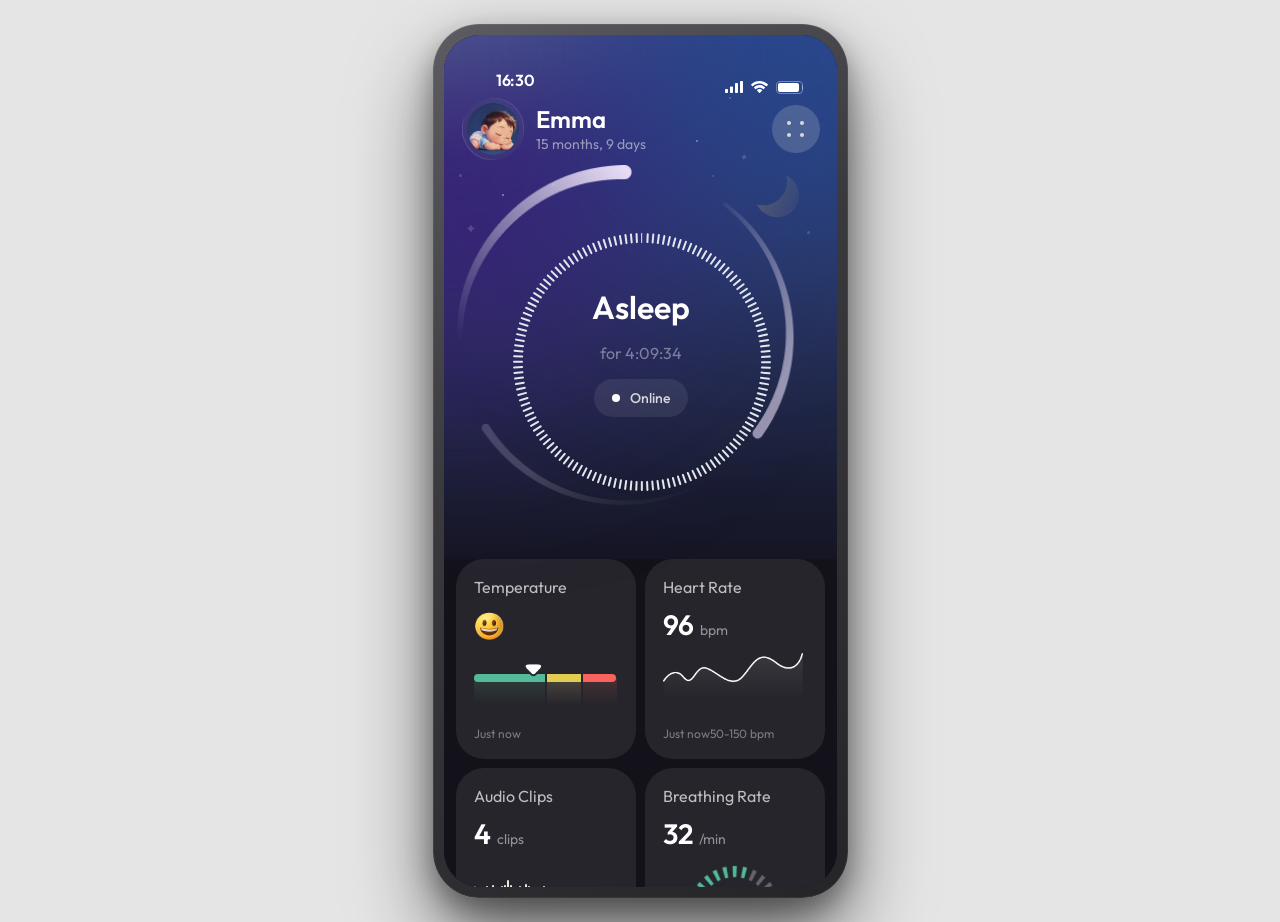
<file: web_monitor/index.html>
<!doctype html>
<html lang="en">
<head>
  <meta charset="UTF-8" />
  <meta name="viewport" content="width=device-width, initial-scale=1.0" />
  <title>Smart Child Bed Monitor</title>
  <link rel="preconnect" href="https://fonts.googleapis.com" />
  <link rel="preconnect" href="https://fonts.gstatic.com" crossorigin />
  <link href="https://fonts.googleapis.com/css2?family=Outfit:wght@400;500;600;700&display=swap" rel="stylesheet" />
  <style>
    *, :before, :after { box-sizing: border-box; margin: 0; padding: 0; }
    html, body { min-height: 100%; }
    body {
      background: #e5e5e5;
      font-family: 'Outfit', sans-serif;
      display: flex;
      align-items: center;
      justify-content: center;
      min-height: 100vh;
      padding: 24px;
    }
    .phone-stage {
      position: relative;
      padding: 11px;
      border-radius: 46px;
      background: linear-gradient(145deg, #5c5c62, #3a3a3e 40%, #252528);
      box-shadow: 0 0 0 1px rgba(255,255,255,0.07) inset, 0 40px 80px rgba(0,0,0,0.55), 0 12px 28px rgba(0,0,0,0.35);
    }
    .screen {
      width: 393px;
      height: 852px;
      border-radius: 36px;
      overflow: hidden;
      position: relative;
      background: #221f1b;
      box-shadow: 0 0 0 1px rgba(0,0,0,0.35) inset;
    }
    .scroll-area {
      height: 100%;
      overflow-y: scroll;
      overflow-x: hidden;
      position: relative;
      scrollbar-width: none;
      -ms-overflow-style: none;
    }
    .scroll-area::-webkit-scrollbar { width: 0; height: 0; display: none; }

    /* ── Background layers ── */
    .bg-base {
      position: absolute;
      left: 0; right: 0; top: 0; height: 852px;
      background: linear-gradient(180deg, #1b1d39 0%, #13121a 47.11%, #13121a 100%);
    }
    .bg-top-gradient {
      position: absolute;
      left: 0; right: 0; top: 0; height: 524px;
      background: linear-gradient(180deg, #3b4f94 0%, #151523 100%);
    }
    .bg-blob-1 {
      position: absolute;
      left: -210px; top: -110px;
      width: 446px; height: 446px;
      border-radius: 50%;
      background: #392276;
      filter: blur(100px);
    }
    .bg-blob-2 {
      position: absolute;
      left: -174px; top: -163px;
      width: 399px; height: 205px;
      border-radius: 50%;
      background: #505990;
      filter: blur(62px);
      transform: rotate(-10.32deg);
    }
    .bg-blob-3 {
      position: absolute;
      left: 175px; top: -162px;
      width: 359px; height: 359px;
      border-radius: 50%;
      background: #214488;
      filter: blur(125px);
    }
    .top-stars {
      position: absolute;
      left: 15px; top: 62px;
      width: 351px; height: 137px;
      opacity: 0.9;
    }
    .top-moon {
      position: absolute;
      left: 315px; top: 145px;
      width: 44px; height: 35px;
      transform: rotate(-60.51deg);
    }

    /* ── Status bar ── */
    .status-bar {
      position: absolute;
      left: 0; top: 0;
      width: 393px; height: 59px;
      display: flex;
      align-items: flex-end;
      justify-content: center;
    }
    .status-time {
      flex: 1; min-width: 0;
      display: flex; align-items: center; justify-content: center;
      padding-bottom: 3px; padding-left: 10px;
    }
    .status-time span {
      width: 54px; text-align: center;
      font-size: 16px; font-weight: 600; line-height: 21px;
      letter-spacing: -0.32px; color: #fff;
    }
    .status-spacer { width: 125px; }
    .status-icons {
      flex: 1; min-width: 0;
      display: flex; align-items: center; justify-content: center;
      padding-right: 11px;
    }
    .status-icons-inner {
      display: flex; align-items: flex-start; gap: 8px;
    }
    .status-icons-inner img { display: block; }
    .battery-wrap {
      position: relative;
      width: 27.4px; height: 13px;
    }
    .battery-wrap img { position: absolute; }
    .battery-outline { inset: 0; width: 100%; height: 100%; }
    .battery-end { right: 0; top: 4.4px; width: 1.4px; height: 4.22px; }
    .battery-fill { left: 2px; top: 2px; width: 21px; height: 9px; }

    /* ── Header ── */
    .header {
      position: absolute;
      left: 18px; top: 63px;
      width: 358px;
      display: flex;
      align-items: center;
      justify-content: space-between;
    }
    .header-left {
      display: flex; align-items: center; gap: 12px;
    }
    .avatar-wrap {
      position: relative;
      width: 62px; height: 62px;
    }
    .avatar-bg {
      position: absolute; inset: 0;
      width: 62px; height: 62px;
    }
    .avatar-photo {
      position: absolute;
      left: 5px; top: 5px;
      width: 52px; height: 52px;
      border-radius: 50%;
      object-fit: cover;
    }
    .header-name {
      font-size: 24px; font-weight: 600; line-height: 30px; color: #fff;
    }
    .header-sub {
      font-size: 14px; font-weight: 400; line-height: 20px; color: rgba(255,255,255,0.5);
    }
    .menu-btn {
      width: 48px; height: 48px;
      cursor: pointer;
    }

    /* ── Ring ── */
    .ring-container {
      position: absolute;
      left: 65.5px; top: 195.5px;
      width: 265px; height: 262px;
      pointer-events: none;
    }
    /* outer frame — 自转，与呼吸环同圆心 */
    .ring-outer-orbit {
      position: absolute;
      left: 0; top: 0;
      width: 100%; height: 100%;
      display: flex; align-items: center; justify-content: center;
      transform-origin: 50% 50%;
      animation: ring-outer-orbit var(--orbit-dur,14s) linear infinite;
    }
    .ring-outer-orbit img {
      width: 393px; height: 393px;
      animation: ring-outer-thickness var(--breathe-dur,3.8s) ease-in-out infinite;
    }
    /* inner breathing ring */
    .ring-inner {
      position: absolute;
      left: 50%; top: 50%;
      width: 270px; height: 270px;
      transform: translate(-50%, -50%);
      border-radius: 50%;
      overflow: hidden;
    }
    .ring-breath-layer {
      position: absolute; inset: 0;
      transform-origin: 50% 50%;
      animation: ring-pulse-breathe var(--breathe-dur,3.8s) ease-in-out infinite, ring-inner-opacity var(--breathe-dur,3.8s) ease-in-out infinite;
    }
    .ring-tick-slot {
      position: absolute;
      top: 50%; left: 50%;
      width: 0; height: 0;
    }
    .ring-tick {
      position: absolute;
      top: 0; left: 0;
      width: 1.7px; height: 10px;
      background: #e2e6ee;
      border-radius: 1px;
      transform: translate(-50%);
      animation: ring-tick-breathe var(--breathe-dur,3.8s) ease-in-out infinite;
    }

    /* ── keyframes ── */
    @keyframes ring-outer-orbit {
      0%   { transform: rotate(0deg); }
      100% { transform: rotate(360deg); }
    }
    @keyframes ring-outer-thickness {
      0%, 100% { opacity: 0.38; }
      50%      { opacity: 0.72; }
    }
    @keyframes ring-pulse-breathe {
      0%, 100% { transform: scale(0.98); }
      50%      { transform: scale(1.05); }
    }
    @keyframes ring-inner-opacity {
      0%, 100% { opacity: 0.58; filter: brightness(0.98); }
      50%      { opacity: 0.74; filter: brightness(1.04) saturate(1.03) drop-shadow(0 0 0.6px rgba(198,218,255,0.16)); }
    }
    @keyframes ring-tick-breathe {
      0%, 100% { opacity: 0.62; transform: translate(-50%) scaleX(1.12) scaleY(1.2); }
      50%      { opacity: 0.94; transform: translate(-50%) scaleX(0.96) scaleY(0.82); }
    }

    /* ── Center status ── */
    .center-status {
      position: absolute;
      left: 86px; top: 252px;
      width: 222px;
      display: flex;
      flex-direction: column;
      align-items: center;
      gap: 16px;
    }
    .center-status-title {
      font-size: 32px; font-weight: 600; line-height: 40px; color: #fff;
    }
    .center-status-sub {
      font-size: 16px; font-weight: 400; line-height: 20px;
      color: rgba(255,255,255,0.4);
    }
    .online-badge {
      display: flex; align-items: center; justify-content: center;
      gap: 10px;
      height: 38px; padding: 10px 18px;
      border-radius: 28px;
      background: rgba(255,255,255,0.08);
    }
    .online-dot {
      width: 8px; height: 8px;
      border-radius: 50%;
      background: #fff;
    }
    .online-text {
      font-size: 14px; font-weight: 500; line-height: 18px;
      color: rgba(255,255,255,0.8);
    }

    /* ── Cards grid ── */
    .cards-grid {
      position: absolute;
      left: 12px; top: 524px;
      display: grid;
      grid-template-columns: 1fr 1fr;
      gap: 9px;
      width: 369px;
    }
    .card {
      height: 200px;
      border-radius: 28px;
      background: rgba(255,255,255,0.08);
      padding: 18px;
      display: flex;
      flex-direction: column;
      justify-content: space-between;
      text-align: left;
      cursor: pointer;
      border: 0;
      color: #fff;
      font-family: inherit;
      transition: background 0.2s;
    }
    .card:hover { background: rgba(255,255,255,0.12); }
    .card-top { display: flex; flex-direction: column; gap: 12px; }
    .card-title {
      font-size: 16px; font-weight: 400; line-height: 20px;
      color: rgba(255,255,255,0.7);
    }
    .card-value-row {
      display: flex; align-items: flex-end; gap: 6px;
    }
    .card-value {
      font-size: 28px; font-weight: 600; line-height: 32px; color: #fff;
    }
    .card-unit {
      font-size: 14px; font-weight: 400; line-height: 20px;
      color: rgba(255,255,255,0.5);
      padding-bottom: 1px;
    }
    .card-footer {
      display: flex; align-items: center; justify-content: space-between;
      font-size: 12px; font-weight: 400; line-height: 15px;
      color: rgba(255,255,255,0.4);
    }

    /* Temp bar */
    .temp-bar-wrap {
      position: relative;
      width: 143px; height: 50px;
    }
    .temp-gradient-green {
      position: absolute; left: 0; top: 23px;
      width: 71px; height: 27px;
      background: linear-gradient(180deg, #509973, transparent);
      opacity: 0.2;
    }
    .temp-gradient-yellow {
      position: absolute; left: 73px; top: 23px;
      width: 34px; height: 27px;
      background: linear-gradient(180deg, #e2c581, transparent);
      opacity: 0.2;
    }
    .temp-gradient-red {
      position: absolute; left: 109px; top: 23px;
      width: 34px; height: 27px;
      background: linear-gradient(180deg, #c25f5b, transparent);
      opacity: 0.2;
    }
    .temp-bar-green {
      position: absolute; left: 0; top: 19px;
      width: 71px; height: 8px;
      border-radius: 8px 0 0 8px;
      background: #53bb99;
    }
    .temp-bar-yellow {
      position: absolute; left: 73px; top: 19px;
      width: 34px; height: 8px;
      background: #e2cc51;
    }
    .temp-bar-red {
      position: absolute; left: 109px; top: 19px;
      width: 33px; height: 8px;
      border-radius: 0 8px 8px 0;
      background: #f9635d;
    }
    .temp-pointer {
      position: absolute; top: 0;
      width: 23px; height: 23px;
      transition: left 0.3s ease-out;
    }
    .temp-pointer.normal { left: 48px; }
    .temp-pointer.fever { left: 114px; }
    .temp-emoji {
      width: 34px; height: 34px;
      object-fit: contain;
    }

    /* Audio waveform */
    .waveform {
      display: flex; align-items: center; gap: 1px;
      height: 59px;
    }
    .waveform span {
      width: 2px;
      border-radius: 9px;
      background: #e9e8e4;
    }

    /* Edit card btn */
    .edit-card-btn {
      position: absolute;
      left: 143px; top: 943px;
      display: flex; align-items: center; justify-content: center;
      gap: 4px;
      height: 42px; padding: 12px 16px;
      border-radius: 48px;
      background: rgba(255,255,255,0.05);
      border: 0;
      cursor: pointer;
      color: rgba(255,255,255,0.7);
      font-size: 13px; font-weight: 500; line-height: 16px;
      font-family: inherit;
    }
    .edit-card-btn img { width: 18px; height: 18px; opacity: 0.6; }

    /* Sleep Guard */
    .sleep-guard {
      position: absolute;
      left: 12px; top: 1009px;
      width: 369px; height: 119px;
      border-radius: 28px;
      background: rgba(255,255,255,0.08);
      padding: 18px;
      display: flex;
      align-items: flex-end;
      justify-content: space-between;
    }
    .sleep-guard-left { display: flex; flex-direction: column; gap: 16px; }
    .sleep-guard-title {
      font-size: 16px; font-weight: 400; line-height: 20px;
      color: rgba(255,255,255,0.7);
    }
    .sleep-guard-time {
      font-size: 20px; font-weight: 600; line-height: 28px; color: #fff;
    }
    .sleep-guard-sub {
      font-size: 14px; font-weight: 400; line-height: 20px;
      color: rgba(255,255,255,0.3);
    }
    .sleep-guard-btn {
      width: 52px; height: 52px;
      border-radius: 50%;
      background: #3bab86;
      display: flex; align-items: center; justify-content: center;
      cursor: pointer; border: 0;
      font-size: 24px; color: #fff;
      font-family: inherit;
    }

    /* Tab bar */
    .tab-bar-wrap {
      position: absolute;
      left: 0; right: 0; bottom: 0;
      z-index: 30;
      pointer-events: none;
    }
    .tab-bar {
      margin: 0 12px 24px;
      height: 72px;
      border-radius: 54px;
      border: 1px solid rgba(255,255,255,0.1);
      background: rgba(255,255,255,0.2);
      backdrop-filter: blur(18px);
      -webkit-backdrop-filter: blur(18px);
      padding: 9px;
      position: relative;
      pointer-events: auto;
    }
    .tab-bar-inner {
      position: relative;
      height: 54px; width: 100%;
    }
    .tab-active {
      position: absolute;
      left: 0; top: 0;
      width: 102px; height: 54px;
      border-radius: 77px;
      background: #fff;
      display: flex; align-items: center; justify-content: center;
      gap: 8px;
      color: #000;
      font-size: 15px; font-weight: 500;
      cursor: pointer;
    }
    .tab-active img { width: 19px; height: 19px; }
    .tab-icon {
      position: absolute;
      width: 24px; height: 24px;
      top: 50%; transform: translateY(-50%);
      cursor: pointer;
      opacity: 0.8;
    }
    .tab-icon img { width: 100%; height: 100%; object-fit: contain; }

    /* Fever mode — faster ring via CSS variables */
    .fever { --orbit-dur: 8.8s; --breathe-dur: 1.7s; }

    /* Fever background */
    .fever-bg-img {
      position: absolute;
      left: 0; right: 0; top: 0;
      width: 393px; height: 524px;
      object-fit: cover;
      opacity: 0;
      transition: opacity 0.5s ease-in-out;
    }
    .fever-bg-img.show {
      opacity: 1;
      animation: fever-bg-micro-motion 4.2s ease-in-out infinite;
    }
    .fever-bg-overlay {
      position: absolute;
      left: 0; right: 0; top: 0;
      width: 393px; height: 524px;
      pointer-events: none;
      opacity: 0;
      transition: opacity 0.5s ease-in-out;
      mix-blend-mode: screen;
      background:
        radial-gradient(62% 42% at 52% 40%, rgba(255,92,92,0.3), transparent 74%),
        radial-gradient(46% 34% at 43% 32%, rgba(255,160,78,0.22), transparent 72%);
    }
    .fever-bg-overlay.show {
      opacity: 1;
      animation: fever-bg-overlay-pulse 3.2s ease-in-out infinite;
    }
    @keyframes fever-bg-micro-motion {
      0%, 100% { transform: translate(0) scale(1); }
      50% { transform: translate(-4px, -3px) scale(1.02); }
    }
    @keyframes fever-bg-overlay-pulse {
      0%, 100% { opacity: 0.18; transform: translate(0); }
      50% { opacity: 0.52; transform: translate(3px, -2px) scale(1.04); }
    }

    @media (max-width: 599px) {
      body { display: block; padding: 0; background: #e5e5e5; min-height: unset; }
      .phone-stage { padding: 0; border-radius: 0; background: transparent; box-shadow: none; }
      .screen { width: 100%; max-width: 100vw; height: auto; min-height: 100vh; min-height: 100dvh; border-radius: 0; overflow-x: hidden; }
    }
  </style>
</head>
<body>
<div class="phone-stage">
  <div class="screen" id="screen">
    <div class="scroll-area" id="scrollArea">
      <div style="position:relative;height:1248px;width:393px;overflow-x:hidden;">
        <!-- Background -->
        <div class="bg-base"></div>
        <div class="bg-top-gradient"></div>
        <div class="bg-blob-1"></div>
        <div class="bg-blob-2"></div>
        <div class="bg-blob-3"></div>

        <!-- Fever BG -->
        <img src="figma-monitor/top-bg-fever@3x.png" class="fever-bg-img" id="feverBgImg" alt="" />
        <div class="fever-bg-overlay" id="feverBgOverlay"></div>

        <!-- Stars & Moon -->
        <img src="figma-monitor/top-stars.svg" class="top-stars" alt="" />
        <img src="figma-monitor/moon.svg" class="top-moon" alt="" />

        <!-- Status Bar -->
        <div class="status-bar">
          <div class="status-time"><span id="timeDisplay">9:41</span></div>
          <div class="status-spacer"></div>
          <div class="status-icons">
            <div class="status-icons-inner">
              <img src="figma-monitor/icon-mobile-signal.svg" style="width:18px;height:12px;" alt="" />
              <img src="figma-monitor/wifi.svg" style="width:17px;height:12px;" alt="" />
              <div class="battery-wrap">
                <img src="figma-monitor/battery-outline.svg" class="battery-outline" alt="" />
                <img src="figma-monitor/battery-end.svg" class="battery-end" alt="" />
                <img src="figma-monitor/battery-fill.svg" class="battery-fill" alt="" />
              </div>
            </div>
          </div>
        </div>

        <!-- Header -->
        <div class="header">
          <div class="header-left">
            <div class="avatar-wrap">
              <img src="figma-monitor/avatar-bg@3x.png" class="avatar-bg" alt="" />
              <img src="figma-monitor/avatar-photo@3x.png" class="avatar-photo" alt="" />
            </div>
            <div>
              <div class="header-name">Emma</div>
              <div class="header-sub">15 months, 9 days</div>
            </div>
          </div>
          <img src="figma-monitor/menu-grid.svg" class="menu-btn" alt="" />
        </div>

        <!-- Ring -->
        <div class="ring-container" id="ringContainer">
          <div class="ring-outer-orbit">
            <img src="figma-monitor/outer-frame.png" alt="" />
          </div>
          <div class="ring-inner">
            <div class="ring-breath-layer" id="ringBreathLayer"></div>
          </div>
        </div>

        <!-- Center Status -->
        <div class="center-status">
          <div class="center-status-title" id="statusTitle">Asleep</div>
          <div class="center-status-sub" id="statusSub">for 4:09:33</div>
          <div class="online-badge">
            <span class="online-dot"></span>
            <span class="online-text">Online</span>
          </div>
        </div>

        <!-- Cards -->
        <div class="cards-grid">
          <!-- Temperature -->
          <button class="card" id="tempCard">
            <div class="card-top">
              <div class="card-title">Temperature</div>
              <img src="figma-monitor/emoji-smile@3x.png" class="temp-emoji" id="tempEmoji" alt="" />
              <div class="temp-bar-wrap">
                <div class="temp-gradient-green"></div>
                <div class="temp-gradient-yellow"></div>
                <div class="temp-gradient-red"></div>
                <div class="temp-bar-green"></div>
                <div class="temp-bar-yellow"></div>
                <div class="temp-bar-red"></div>
                <img src="figma-monitor/temperature-pointer@3x.png" class="temp-pointer normal" id="tempPointer" alt="" />
              </div>
            </div>
            <div class="card-footer"><span>Just now</span></div>
          </button>

          <!-- Heart Rate -->
          <button class="card">
            <div class="card-top">
              <div class="card-title">Heart Rate</div>
              <div class="card-value-row">
                <span class="card-value">96</span><span class="card-unit">bpm</span>
              </div>
              <img src="figma-monitor/heart-rate-chart@3x.png" style="width:141px;height:48px;object-fit:contain;" alt="" />
            </div>
            <div class="card-footer"><span>Just now</span><span>50-150 bpm</span></div>
          </button>

          <!-- Audio Clips -->
          <button class="card">
            <div class="card-top">
              <div class="card-title">Audio Clips</div>
              <div class="card-value-row">
                <span class="card-value">4</span><span class="card-unit">clips</span>
              </div>
              <div class="waveform" id="waveform"></div>
            </div>
            <div class="card-footer"><span>Just now</span></div>
          </button>

          <!-- Breathing Rate -->
          <button class="card">
            <div class="card-top">
              <div class="card-title">Breathing Rate</div>
              <div class="card-value-row">
                <span class="card-value">32</span><span class="card-unit">/min</span>
              </div>
              <img src="figma-monitor/breathing-chart-design@3x.png" style="width:144px;height:59px;object-fit:contain;" alt="" />
            </div>
            <div class="card-footer"><span>Just now</span><span>24-40 /min</span></div>
          </button>
        </div>

        <!-- Edit card -->
        <button class="edit-card-btn">
          <img src="figma-monitor/edit-card-icon@3x.png" alt="" />
          Edit card
        </button>

        <!-- Sleep Guard -->
        <div class="sleep-guard">
          <div class="sleep-guard-left">
            <span class="sleep-guard-title">Sleep Guard</span>
            <div>
              <div class="sleep-guard-time">18:00-08:00</div>
              <div class="sleep-guard-sub">Every day</div>
            </div>
          </div>
          <button class="sleep-guard-btn">⏻</button>
        </div>

        <!-- Tab Bar -->
        <div class="tab-bar-wrap">
          <div class="tab-bar">
            <div class="tab-bar-inner">
              <div class="tab-active">
                <img src="figma-monitor/tab-home-selected.svg" alt="" />
                Home
              </div>
              <div class="tab-icon" style="left:132px;">
                <img src="figma-monitor/tab-icon-2.svg" alt="" />
              </div>
              <div class="tab-icon" style="left:192px;">
                <img src="figma-monitor/tab-icon-3.svg" alt="" />
              </div>
              <div class="tab-icon" style="left:252px;">
                <img src="figma-monitor/tab-message-final@3x.png" alt="" />
              </div>
              <div class="tab-icon" style="left:312px;">
                <img src="figma-monitor/tab-profile-final@3x.png" alt="" />
              </div>
            </div>
          </div>
        </div>
      </div>
    </div>
  </div>
</div>

<script>
  // ── Time update ──
  function updateTime() {
    const now = new Date();
    document.getElementById('timeDisplay').textContent =
      now.getHours() + ':' + String(now.getMinutes()).padStart(2, '0');
  }
  updateTime();
  setInterval(updateTime, 30000);

  // ── Render ring ticks ──
  const ringBreathLayer = document.getElementById('ringBreathLayer');
  const TICK_COUNT = 144;
  for (let i = 0; i < TICK_COUNT; i++) {
    const angle = (i * 360) / TICK_COUNT;
    const slot = document.createElement('span');
    slot.className = 'ring-tick-slot';
    slot.style.transform = `rotate(${angle}deg) translateY(-129px)`;
    const tick = document.createElement('span');
    tick.className = 'ring-tick';
    slot.appendChild(tick);
    ringBreathLayer.appendChild(slot);
  }

  // ── Sleep timer ──
  let sleepSeconds = 4 * 3600 + 9 * 60 + 33;
  function updateSleepTime() {
    sleepSeconds++;
    const h = Math.floor(sleepSeconds / 3600);
    const m = Math.floor((sleepSeconds % 3600) / 60);
    const s = sleepSeconds % 60;
    document.getElementById('statusSub').textContent =
      'for ' + h + ':' + String(m).padStart(2, '0') + ':' + String(s).padStart(2, '0');
  }
  setInterval(updateSleepTime, 1000);

  // ── Fever mode toggle ──
  let isFever = false;
  const tempCard = document.getElementById('tempCard');
  const tempPointer = document.getElementById('tempPointer');
  const tempEmoji = document.getElementById('tempEmoji');
  const statusTitle = document.getElementById('statusTitle');
  const statusSub = document.getElementById('statusSub');
  const ringContainer = document.getElementById('ringContainer');
  const feverBgImg = document.getElementById('feverBgImg');
  const feverBgOverlay = document.getElementById('feverBgOverlay');

  tempCard.addEventListener('click', () => {
    isFever = !isFever;
    if (isFever) {
      tempPointer.className = 'temp-pointer fever';
      statusTitle.textContent = '100.4°F';
      statusSub.textContent = 'For 0:12:33';
      ringContainer.classList.add('fever');
      feverBgImg.classList.add('show');
      feverBgOverlay.classList.add('show');
      tempEmoji.src = 'figma-monitor/fever-emoji@3x.png';
    } else {
      tempPointer.className = 'temp-pointer normal';
      statusTitle.textContent = 'Asleep';
      ringContainer.classList.remove('fever');
      feverBgImg.classList.remove('show');
      feverBgOverlay.classList.remove('show');
      tempEmoji.src = 'figma-monitor/emoji-smile@3x.png';
    }
  });

  // ── Audio waveform ──
  const waveform = document.getElementById('waveform');
  const bars = [11, 7, 3, 7, 11, 7, 13, 3, 7, 11, 13, 23, 13, 7, 3, 11, 3, 15, 11, 7, 3, 7, 7, 11];
  bars.forEach(h => {
    const span = document.createElement('span');
    span.style.height = h + 'px';
    waveform.appendChild(span);
  });

  // ── Scroll to cards on load ──
  document.getElementById('scrollArea').scrollTop = 500;
</script>
</body>
</html>
</file>
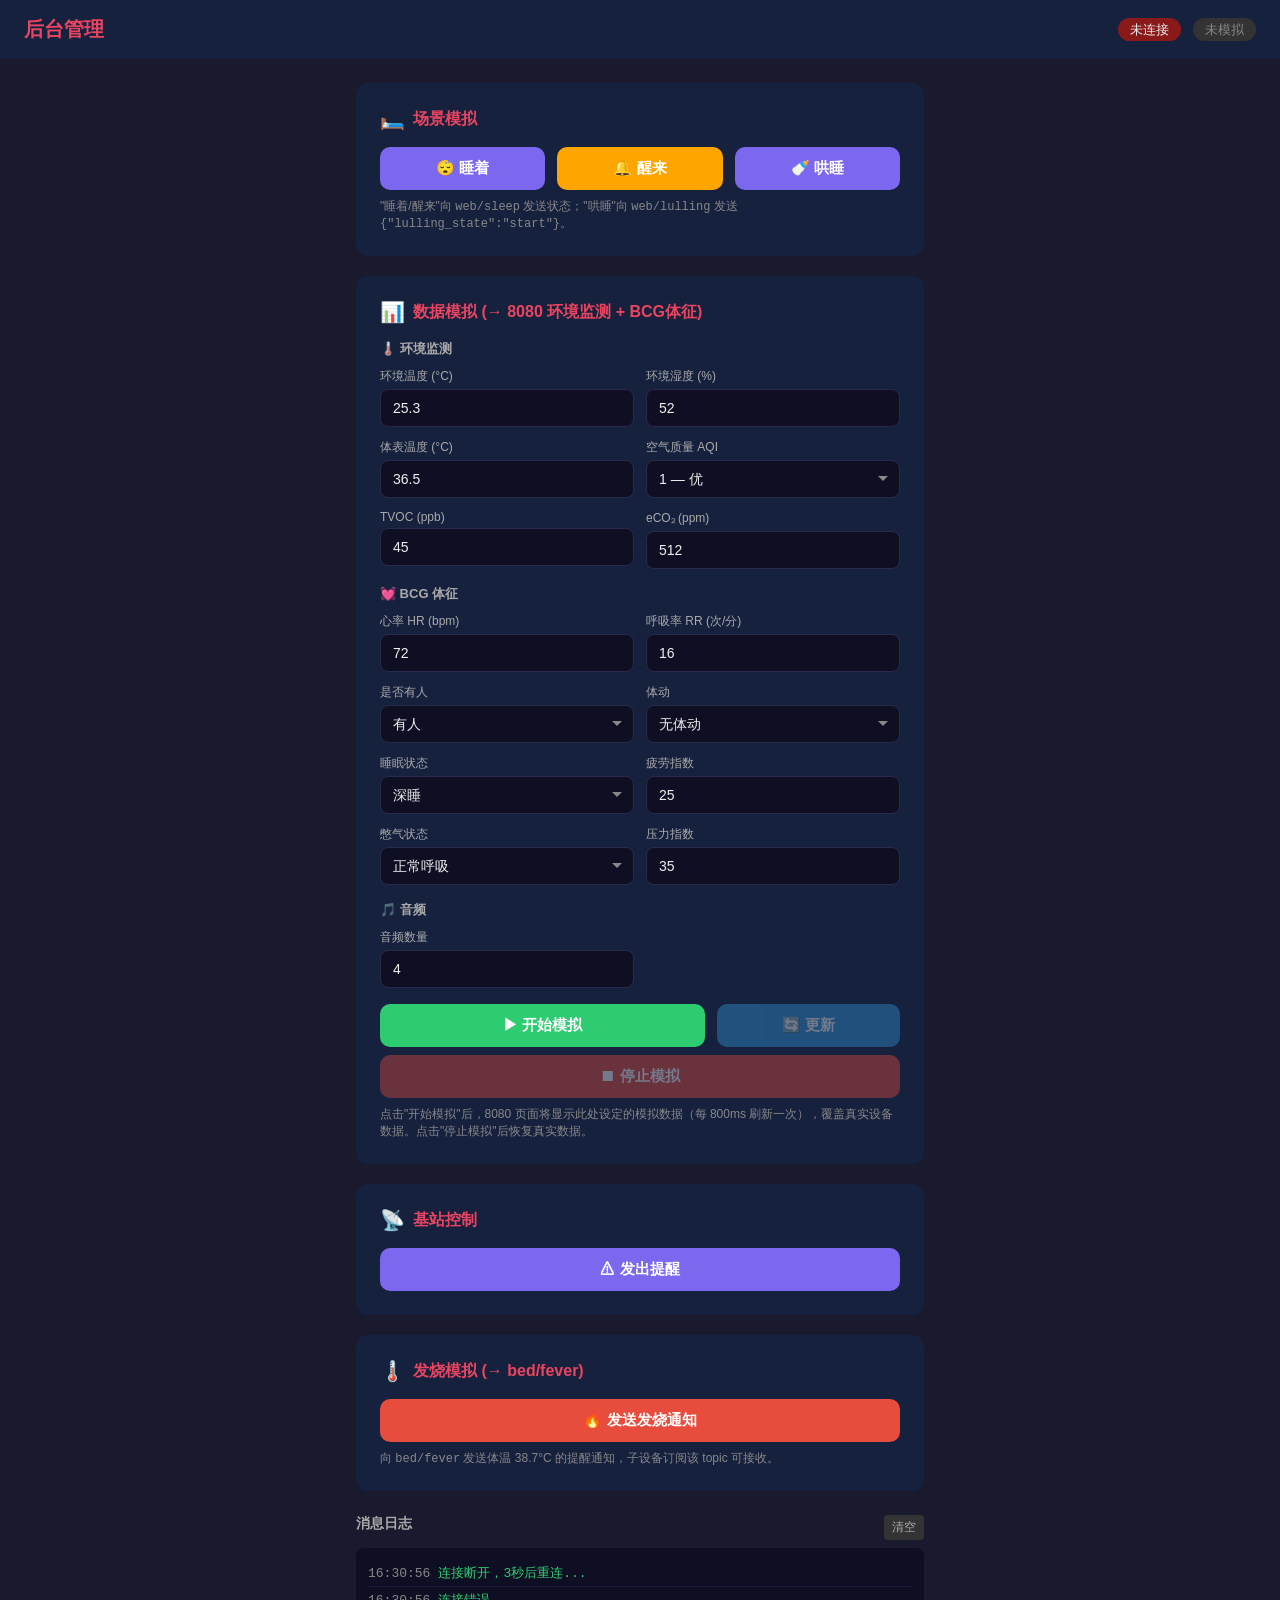
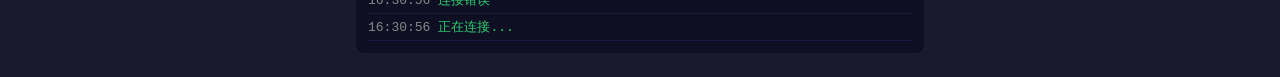
<file: web/admin.html>
<!DOCTYPE html>
<html lang="zh-CN">
<head>
    <meta charset="UTF-8">
    <meta name="viewport" content="width=device-width, initial-scale=1.0">
    <title>后台管理 - 智能儿童床</title>
    <style>
        * { margin: 0; padding: 0; box-sizing: border-box; }
        body { font-family: 'Microsoft YaHei', sans-serif; background: #1a1a2e; color: #eee; min-height: 100vh; }
        header { background: #16213e; padding: 16px 24px; display: flex; justify-content: space-between; align-items: center; }
        header h1 { font-size: 20px; color: #e94560; }
        .conn-status { font-size: 13px; padding: 4px 12px; border-radius: 12px; white-space: nowrap; }
        .conn-status.online { background: #1a8a1a; }
        .conn-status.offline { background: #8a1a1a; }
        .sim-badge { font-size: 13px; padding: 4px 12px; border-radius: 12px; margin-left: 8px; }
        .sim-badge.active { background: #e94560; color: #fff; animation: pulse 1.5s infinite; }
        .sim-badge.inactive { background: #333; color: #888; }
        @keyframes pulse { 0%,100% { box-shadow: 0 0 0 0 rgba(233,69,96,.4); } 50% { box-shadow: 0 0 0 8px rgba(233,69,96,0); } }

        main { max-width: 600px; margin: 24px auto; padding: 0 16px; }
        .panel { background: #16213e; border-radius: 12px; padding: 24px; margin-bottom: 20px; }
        .panel h2 { font-size: 16px; margin-bottom: 16px; color: #e94560; display: flex; align-items: center; gap: 8px; }
        .panel h2 .icon { font-size: 20px; }

        /* 表单网格 */
        .form-grid { display: grid; grid-template-columns: 1fr 1fr; gap: 12px; }
        .form-group { display: flex; flex-direction: column; }
        .form-group.full { grid-column: 1 / -1; }
        .form-group label { font-size: 12px; color: #aaa; margin-bottom: 4px; }
        .form-group input, .form-group select {
            padding: 10px 12px;
            border: 1px solid #2a2a4a;
            border-radius: 8px;
            background: #0f0f23;
            color: #eee;
            font-size: 14px;
            outline: none;
            transition: border-color .2s;
        }
        .form-group input:focus, .form-group select:focus { border-color: #e94560; }
        .form-group select { cursor: pointer; appearance: none; background-image: url("data:image/svg+xml,%3Csvg xmlns='http://www.w3.org/2000/svg' width='12' height='12' viewBox='0 0 12 12'%3E%3Cpath d='M6 8L1 3h10z' fill='%23888'/%3E%3C/svg%3E"); background-repeat: no-repeat; background-position: right 10px center; padding-right: 30px; }

        /* 按钮 */
        .btn-row { display: flex; gap: 12px; flex-wrap: wrap; margin-top: 8px; }
        .btn { padding: 12px 20px; border: none; border-radius: 10px; font-size: 15px; cursor: pointer; transition: all .2s; font-weight: 600; text-align: center; }
        .btn:hover { opacity: .85; transform: translateY(-2px); box-shadow: 0 4px 12px rgba(0,0,0,.3); }
        .btn:active { transform: translateY(0); }
        .btn:disabled { opacity: .4; cursor: not-allowed; transform: none; }

        .btn-start  { background: #2ecc71; color: #fff; flex: 2; }
        .btn-update { background: #3498db; color: #fff; flex: 1; }
        .btn-stop   { background: #e74c3c; color: #fff; flex: 2; }
        .btn-sleep  { background: #7b68ee; color: #fff; flex: 1; }
        .btn-wake   { background: #ffa500; color: #fff; flex: 1; }
        .btn-fever  { background: #e74c3c; color: #fff; flex: 1; }

        .sim-controls { margin-top: 16px; }
        .sim-hint { font-size: 12px; color: #888; margin-top: 8px; }

        /* 日志 */
        .log-panel { max-width: 600px; margin: 0 auto; padding: 0 16px 24px; }
        .log-panel h3 { margin-bottom: 8px; font-size: 14px; color: #aaa; display: flex; justify-content: space-between; }
        #log-list { background: #0f0f23; border-radius: 8px; padding: 12px; max-height: 300px; overflow-y: auto; font-size: 13px; font-family: Consolas, monospace; }
        #log-list div { padding: 4px 0; border-bottom: 1px solid #1a1a3e; }
        .log-time { color: #888; margin-right: 8px; }
        .log-tx { color: #e94560; }
        .log-rx { color: #2ecc71; }
        .log-sim { color: #f39c12; }
    </style>
</head>
<body>
    <header>
        <h1>后台管理</h1>
        <div>
            <span id="conn-status" class="conn-status offline">未连接</span>
            <span id="sim-badge" class="sim-badge inactive">未模拟</span>
        </div>
    </header>

    <main>
        <!-- ═══ 场景模拟 ═══ -->
        <section class="panel">
            <h2><span class="icon">🛏️</span> 场景模拟</h2>
            <div class="btn-row">
                <button class="btn btn-sleep" onclick="sendWebSleep('deep')">😴 睡着</button>
                <button class="btn btn-wake"  onclick="sendWebSleep('awake')">🔔 醒来</button>
                <button class="btn btn-sleep" onclick="sendWebLulling()">🍼 哄睡</button>
            </div>
            <p class="sim-hint" style="margin-top:8px;">"睡着/醒来"向 <code>web/sleep</code> 发送状态；"哄睡"向 <code>web/lulling</code> 发送 <code>{"lulling_state":"start"}</code>。</p>
        </section>

        <!-- ═══ 数据模拟 ═══ -->
        <section class="panel">
            <h2><span class="icon">📊</span> 数据模拟 (→ 8080 环境监测 + BCG体征)</h2>

            <!-- 环境监测 -->
            <h3 style="font-size:13px;color:#aaa;margin-bottom:10px;">🌡️ 环境监测</h3>
            <div class="form-grid">
                <div class="form-group">
                    <label>环境温度 (°C)</label>
                    <input type="number" id="in-env-temp" value="25.3" step="0.1" min="-10" max="50">
                </div>
                <div class="form-group">
                    <label>环境湿度 (%)</label>
                    <input type="number" id="in-env-hum" value="52" step="1" min="0" max="100">
                </div>
                <div class="form-group">
                    <label>体表温度 (°C)</label>
                    <input type="number" id="in-body-temp" value="36.5" step="0.1" min="30" max="42">
                </div>
                <div class="form-group">
                    <label>空气质量 AQI</label>
                    <select id="in-aqi">
                        <option value="1" selected>1 — 优</option>
                        <option value="2">2 — 良</option>
                        <option value="3">3 — 中等</option>
                        <option value="4">4 — 差</option>
                        <option value="5">5 — 劣</option>
                    </select>
                </div>
                <div class="form-group">
                    <label>TVOC (ppb)</label>
                    <input type="number" id="in-tvoc" value="45" step="1" min="0" max="5000">
                </div>
                <div class="form-group">
                    <label>eCO₂ (ppm)</label>
                    <input type="number" id="in-eco2" value="512" step="1" min="0" max="10000">
                </div>
            </div>

            <!-- BCG 体征 -->
            <h3 style="font-size:13px;color:#aaa;margin:16px 0 10px;">💓 BCG 体征</h3>
            <div class="form-grid">
                <div class="form-group">
                    <label>心率 HR (bpm)</label>
                    <input type="number" id="in-bcg-hr" value="72" step="1" min="30" max="200">
                </div>
                <div class="form-group">
                    <label>呼吸率 RR (次/分)</label>
                    <input type="number" id="in-bcg-rr" value="16" step="1" min="5" max="60">
                </div>
                <div class="form-group">
                    <label>是否有人</label>
                    <select id="in-bcg-person">
                        <option value="1" selected>有人</option>
                        <option value="0">无人</option>
                    </select>
                </div>
                <div class="form-group">
                    <label>体动</label>
                    <select id="in-bcg-move">
                        <option value="0" selected>无体动</option>
                        <option value="1">小体动</option>
                    </select>
                </div>
                <div class="form-group">
                    <label>睡眠状态</label>
                    <select id="in-bcg-sleep">
                        <option value="0">觉醒</option>
                        <option value="1">浅睡</option>
                        <option value="2" selected>深睡</option>
                        <option value="3">快速眼动 (REM)</option>
                        <option value="4">离床</option>
                    </select>
                </div>
                <div class="form-group">
                    <label>疲劳指数</label>
                    <input type="number" id="in-bcg-fatigue" value="25" step="1" min="0" max="100">
                </div>
                <div class="form-group">
                    <label>憋气状态</label>
                    <select id="in-bcg-breath">
                        <option value="0" selected>正常呼吸</option>
                        <option value="1">憋气</option>
                        <option value="4">离床</option>
                    </select>
                </div>
                <div class="form-group">
                    <label>压力指数</label>
                    <input type="number" id="in-bcg-stress" value="35" step="1" min="0" max="500">
                </div>
            </div>

            <!-- 音频 -->
            <h3 style="font-size:13px;color:#aaa;margin:16px 0 10px;">🎵 音频</h3>
            <div class="form-grid">
                <div class="form-group">
                    <label>音频数量</label>
                    <input type="number" id="in-audio-num" value="4" step="1" min="0" max="99">
                </div>
            </div>

            <!-- 控制按钮 -->
            <div class="sim-controls">
                <div class="btn-row">
                    <button class="btn btn-start"  id="btn-start"  onclick="startSim()">▶ 开始模拟</button>
                    <button class="btn btn-update" id="btn-update" onclick="updateSim()" disabled>🔄 更新</button>
                </div>
                <div class="btn-row" style="margin-top:8px;">
                    <button class="btn btn-stop"   id="btn-stop"   onclick="stopSim()"  disabled>⏹ 停止模拟</button>
                </div>
                <p class="sim-hint" id="sim-hint">点击"开始模拟"后，8080 页面将显示此处设定的模拟数据（每 800ms 刷新一次），覆盖真实设备数据。点击"停止模拟"后恢复真实数据。</p>
            </div>
        </section>

        <!-- ═══ 基站控制 ═══ -->
        <section class="panel">
            <h2><span class="icon">📡</span> 基站控制</h2>
            <div class="btn-row">
                <button class="btn btn-sleep" id="btn-warn" onclick="toggleWarning()">⚠ 发出提醒</button>
            </div>
        </section>

        <!-- ═══ 发烧模拟 ═══ -->
        <section class="panel">
            <h2><span class="icon">🌡️</span> 发烧模拟 (→ bed/fever)</h2>
            <div class="btn-row">
                <button class="btn btn-fever" onclick="sendFeverSim()">🔥 发送发烧通知</button>
            </div>
            <p class="sim-hint">向 <code>bed/fever</code> 发送体温 38.7°C 的提醒通知，子设备订阅该 topic 可接收。</p>
        </section>
    </main>

    <section class="log-panel">
        <h3>
            <span>消息日志</span>
            <button onclick="document.getElementById('log-list').innerHTML=''" style="background:#333;color:#aaa;border:none;padding:4px 8px;border-radius:4px;cursor:pointer;font-size:12px;">清空</button>
        </h3>
        <div id="log-list"></div>
    </section>

    <script>
        const WS_URL = 'ws://60.205.235.150:9001';
        let ws = null;
        let reconnectTimer = null;
        let simTimer = null;
        let simCount = 0;

        /* ─── 工具 ──────────────────────────── */
        function now() {
            return new Date().toLocaleTimeString('zh-CN', { hour12: false });
        }

        function addLog(text, cls) {
            const div = document.createElement('div');
            div.innerHTML = `<span class="log-time">${now()}</span><span class="${cls}">${text}</span>`;
            const list = document.getElementById('log-list');
            list.insertBefore(div, list.firstChild);
            if (list.children.length > 100) list.removeChild(list.lastChild);
        }

        function setStatus(online) {
            const el = document.getElementById('conn-status');
            el.textContent = online ? '已连接' : '未连接';
            el.className = 'conn-status ' + (online ? 'online' : 'offline');
        }

        function setSimBadge(active) {
            const el = document.getElementById('sim-badge');
            el.textContent = active ? '模拟中' : '未模拟';
            el.className = 'sim-badge ' + (active ? 'active' : 'inactive');
        }

        /* ─── 发送指令 ──────────────────────── */
        function wsSend(obj) {
            if (ws && ws.readyState === WebSocket.OPEN) {
                ws.send(JSON.stringify(obj));
                return true;
            }
            addLog('发送失败: 未连接', 'log-tx');
            return false;
        }

        function sendCmd(cmd, value) {
            const ok = wsSend({ topic: 'bed/control', payload: JSON.stringify({ cmd: cmd, value: value }) });
            if (ok) addLog('发送 → bed/control: ' + cmd + '=' + value, 'log-tx');
        }

        function sendWebSleep(state) {
            const ok = wsSend({ topic: 'web/sleep', payload: JSON.stringify({ sleep_state: state }) });
            if (ok) addLog('发送 → web/sleep: sleep_state=' + state, 'log-tx');
        }

        function sendWebLulling() {
            const ok = wsSend({ topic: 'web/lulling', payload: JSON.stringify({ lulling_state: 'start' }) });
            if (ok) addLog('发送 → web/lulling: lulling_state=start', 'log-tx');
        }

        function sendFeverSim() {
            const payload = JSON.stringify({
                body_temp: 38.7,
                notification: {
                    title: "Temperature Update",
                    body: "Emma's latest reading looks different.\nYou may want to check on her."
                }
            });
            const ok = wsSend({ topic: 'bed/fever', payload: payload });
            if (ok) addLog('发送 → bed/fever: body_temp=38.7°C 发烧通知', 'log-tx');
        }

        function sendStationCmd(cmd, value) {
            const ok = wsSend({ topic: 'station/control', payload: JSON.stringify({ cmd: cmd, value: value }) });
            if (ok) addLog('发送 → station/control: ' + cmd + '=' + value, 'log-tx');
        }

        /* ─── 读取表单数据 ──────────────────── */
        function readForm() {
            return {
                // 环境
                env_temp:  parseFloat(document.getElementById('in-env-temp').value)  || 0,
                env_hum:   parseFloat(document.getElementById('in-env-hum').value)   || 0,
                body_temp: parseFloat(document.getElementById('in-body-temp').value) || 0,
                aqi:       parseInt(document.getElementById('in-aqi').value)         || 1,
                tvoc:      parseInt(document.getElementById('in-tvoc').value)        || 0,
                eco2:      parseInt(document.getElementById('in-eco2').value)        || 0,
                // BCG
                bcg_person: parseInt(document.getElementById('in-bcg-person').value) || 1,
                bcg_breath: parseInt(document.getElementById('in-bcg-rr').value)     || 16,
                bcg_heart:  parseInt(document.getElementById('in-bcg-hr').value)     || 72,
                bcg_move:   parseInt(document.getElementById('in-bcg-move').value)   || 0,
                bcg_stress:       parseInt(document.getElementById('in-bcg-stress').value)  || 0,
                bcg_fatigue:      parseInt(document.getElementById('in-bcg-fatigue').value) || 0,
                bcg_sleep:        parseInt(document.getElementById('in-bcg-sleep').value)   || 0,
                bcg_breath_hold:  parseInt(document.getElementById('in-bcg-breath').value)  || 0,
                audio_num_test:   parseInt(document.getElementById('in-audio-num').value)    || 0,
            };
        }

        /* ─── 发布模拟数据 ──────────────────── */
        function publishSimData() {
            const d = readForm();

            // 1. bed/status — 与固件 reportTask 结构完全一致（仅前缀 _sim:1）
            const status = '{"_sim":1,' +
                '"ssid":"模拟",' +
                '"env_temp":' + d.env_temp.toFixed(1) + ',' +
                '"env_hum":'  + d.env_hum.toFixed(1)  + ',' +
                '"aqi":' + d.aqi   + ',' +
                '"tvoc":' + d.tvoc  + ',' +
                '"eco2":' + d.eco2  + ',' +
                '"bcg_person":' + d.bcg_person + ',' +
                '"bcg_breath":' + d.bcg_breath + ',' +
                '"bcg_heart":'  + d.bcg_heart  + ',' +
                '"bcg_move":'   + d.bcg_move   + ',' +
                '"bcg_sleep":'       + d.bcg_sleep       + ',' +
                '"bcg_fatigue":'     + d.bcg_fatigue     + ',' +
                '"bcg_breath_hold":' + d.bcg_breath_hold + ',' +
                '"bcg_stress":'      + d.bcg_stress      + ',' +
                '"audio_num_test":' + d.audio_num_test + ',' +
                '"body_temp":' + d.body_temp.toFixed(1) + '}';
            wsSend({ topic: 'bed/status', payload: status });

            // 2. bed/heartbeat — 心跳
            wsSend({ topic: 'bed/heartbeat', payload: '"online"' });

            simCount++;
        }

        /* ─── 开始模拟 ──────────────────────── */
        function startSim() {
            if (simTimer) return;

            simCount = 0;
            publishSimData();
            simTimer = setInterval(publishSimData, 500);

            document.getElementById('btn-start').disabled = true;
            document.getElementById('btn-update').disabled = false;
            document.getElementById('btn-stop').disabled = false;
            setSimBadge(true);
            document.getElementById('sim-hint').textContent = '✅ 模拟已启动。8080 页面收到 _sim:1 标记后切换为模拟数据（无闪烁）。WiFi 名称保持设备真实值。"停止模拟"后 3 秒恢复真实数据。';
            addLog('模拟已启动 (500ms/帧), bed/status 带 _sim:1 标记', 'log-sim');
        }

        /* ─── 手动更新 ──────────────────────── */
        function updateSim() {
            if (!simTimer) {
                // 未开始模拟时也可以单次推送
                publishSimData();
                addLog('单次推送 → bed/status (带_sim标记)', 'log-sim');
                return;
            }
            publishSimData();
            addLog('手动更新 #' + simCount + ' → bed/status (带_sim标记) + heartbeat_sim', 'log-sim');
        }

        /* ─── 停止模拟 ──────────────────────── */
        function stopSim() {
            if (simTimer) {
                clearInterval(simTimer);
                simTimer = null;
            }

            document.getElementById('btn-start').disabled = false;
            document.getElementById('btn-update').disabled = true;
            document.getElementById('btn-stop').disabled = true;
            setSimBadge(false);
            document.getElementById('sim-hint').textContent = '模拟已停止。8080 页面 3 秒后恢复显示儿童床真实数据。';
            addLog('模拟已停止 (' + simCount + ' 帧), 8080将在3秒超时后恢复真实源', 'log-sim');
        }

        /* ─── 基站提醒 ──────────────────────── */
        let warningOn = false;
        function toggleWarning() {
            warningOn = !warningOn;
            const btn = document.getElementById('btn-warn');
            if (warningOn) {
                btn.innerHTML = '⚠ 取消提醒';
                btn.className = 'btn btn-start';
                sendStationCmd('warning', 1);
            } else {
                btn.innerHTML = '⚠ 发出提醒';
                btn.className = 'btn btn-sleep';
                sendStationCmd('warning', 0);
            }
        }

        /* ─── WebSocket 连接 ─────────────────── */
        function connect() {
            if (reconnectTimer) { clearTimeout(reconnectTimer); reconnectTimer = null; }
            addLog('正在连接...', 'log-rx');
            ws = new WebSocket(WS_URL);

            ws.onopen = function () {
                setStatus(true);
                addLog('已连接到服务器', 'log-rx');
            };

            ws.onmessage = function (e) { /* 后台管理不显示收到的消息 */ };

            ws.onerror = function () {
                addLog('连接错误', 'log-rx');
            };

            ws.onclose = function () {
                setStatus(false);
                if (simTimer) stopSim();
                addLog('连接断开，3秒后重连...', 'log-rx');
                reconnectTimer = setTimeout(connect, 3000);
            };
        }

        connect();
    </script>
</body>
</html>
</file>
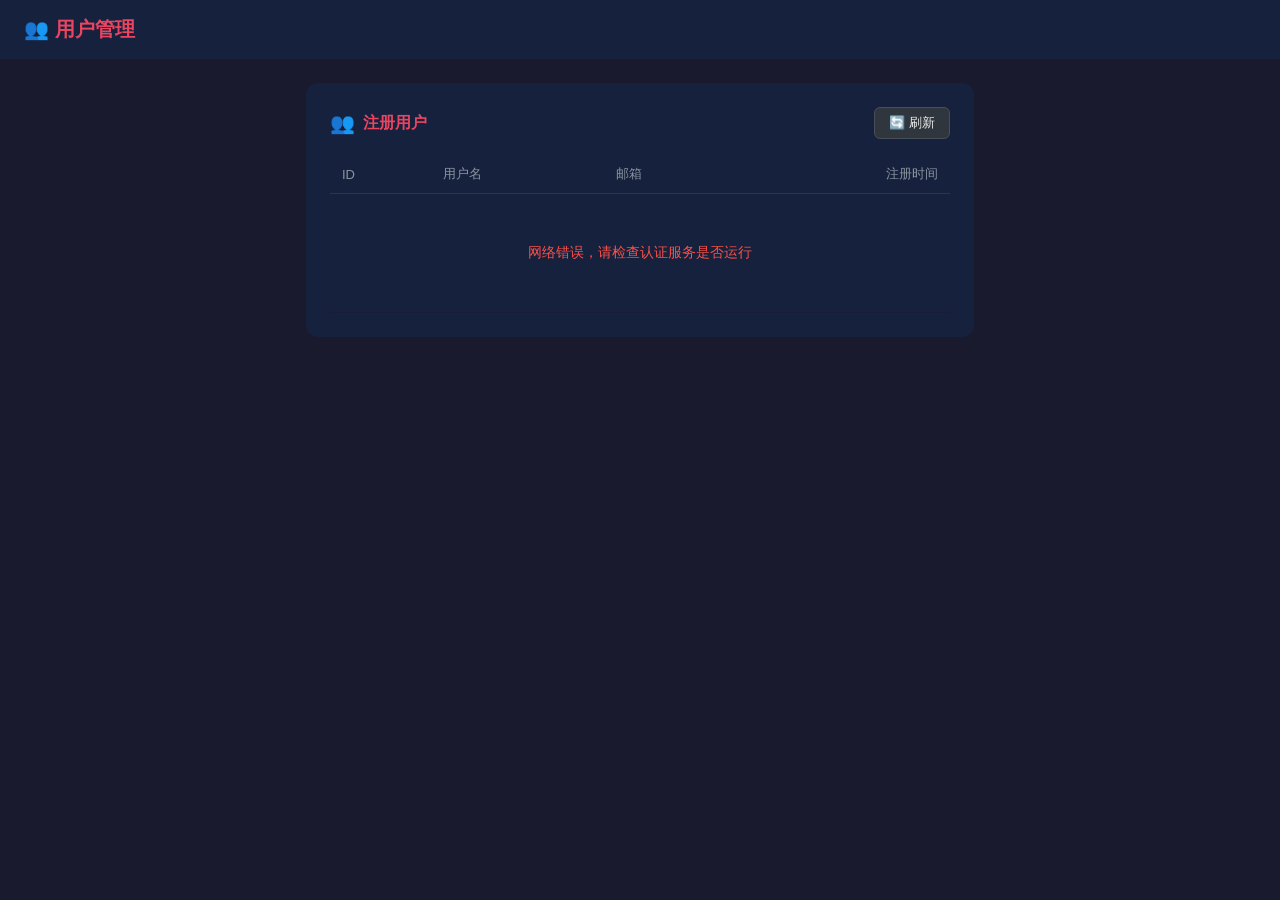
<file: web/users.html>
<!DOCTYPE html>
<html lang="zh-CN">
<head>
    <meta charset="UTF-8">
    <meta name="viewport" content="width=device-width, initial-scale=1.0">
    <title>用户管理 - 智能儿童床</title>
    <style>
        * { margin: 0; padding: 0; box-sizing: border-box; }
        body { font-family: 'Microsoft YaHei', sans-serif; background: #1a1a2e; color: #eee; min-height: 100vh; }
        header { background: #16213e; padding: 16px 24px; display: flex; justify-content: space-between; align-items: center; }
        header h1 { font-size: 20px; color: #e94560; }
        main { max-width: 700px; margin: 24px auto; padding: 0 16px; }
        .panel { background: #16213e; border-radius: 12px; padding: 24px; margin-bottom: 20px; }
        .panel h2 { font-size: 16px; margin-bottom: 20px; color: #e94560; display: flex; align-items: center; gap: 8px; }
        .panel h2 .icon { font-size: 20px; }
        .toolbar { display: flex; justify-content: space-between; align-items: center; margin-bottom: 16px; }
        .user-count { font-size: 13px; color: #8b949e; }
        .btn-refresh { padding: 6px 14px; background: #30363d; color: #eee; border: 1px solid #484f58; border-radius: 6px; cursor: pointer; font-size: 13px; transition: all .2s; }
        .btn-refresh:hover { background: #484f58; }
        .user-table { width: 100%; border-collapse: collapse; font-size: 13px; }
        .user-table th { text-align: left; padding: 10px 12px; color: #8b949e; font-weight: 500; border-bottom: 1px solid #30363d; position: sticky; top: 0; background: #16213e; }
        .user-table th:last-child { text-align: right; }
        .user-table td { padding: 10px 12px; border-bottom: 1px solid #1a1a3e; color: #eee; }
        .user-table td:last-child { text-align: right; color: #8b949e; }
        .user-table tbody tr:hover { background: #1a1a3e; }
        .empty-state { text-align: center; padding: 40px 0; color: #8b949e; font-size: 14px; }
        .error-state { text-align: center; padding: 40px 0; color: #f85149; font-size: 14px; }
        ::-webkit-scrollbar { width: 6px; }
        ::-webkit-scrollbar-track { background: #0f0f23; }
        ::-webkit-scrollbar-thumb { background: #30363d; border-radius: 3px; }
    </style>
</head>
<body>
    <header>
        <h1>👥 用户管理</h1>
    </header>

    <main>
        <section class="panel">
            <div class="toolbar">
                <h2 style="margin:0;border:none;padding:0;"><span class="icon">👥</span> 注册用户</h2>
                <button class="btn-refresh" onclick="loadUsers()">🔄 刷新</button>
            </div>
            <span class="user-count" id="user-count"></span>
            <div style="max-height:500px;overflow-y:auto;margin-top:8px;">
                <table class="user-table">
                    <thead><tr><th>ID</th><th>用户名</th><th>邮箱</th><th>注册时间</th></tr></thead>
                    <tbody id="user-tbody">
                        <tr><td colspan="4"><div class="empty-state">加载中...</div></td></tr>
                    </tbody>
                </table>
            </div>
        </section>
    </main>

    <script>
        const AUTH_URL = 'http://60.205.235.150:9003';

        function loadUsers() {
            var tbody = document.getElementById('user-tbody');
            var countEl = document.getElementById('user-count');
            tbody.innerHTML = '<tr><td colspan="4"><div class="empty-state">加载中...</div></td></tr>';

            fetch(AUTH_URL + '/api/users')
                .then(function(r) { return r.json(); })
                .then(function(data) {
                    if (!data.success) {
                        tbody.innerHTML = '<tr><td colspan="4"><div class="error-state">加载失败</div></td></tr>';
                        return;
                    }
                    countEl.textContent = '共 ' + data.total + ' 人';
                    if (data.users.length === 0) {
                        tbody.innerHTML = '<tr><td colspan="4"><div class="empty-state">暂无注册用户</div></td></tr>';
                        return;
                    }
                    var html = '';
                    data.users.forEach(function(u) {
                        html += '<tr>' +
                            '<td>' + u.id + '</td>' +
                            '<td>' + u.username + '</td>' +
                            '<td>' + (u.email || '-') + '</td>' +
                            '<td>' + (u.created_at || '-') + '</td>' +
                            '</tr>';
                    });
                    tbody.innerHTML = html;
                })
                .catch(function() {
                    tbody.innerHTML = '<tr><td colspan="4"><div class="error-state">网络错误，请检查认证服务是否运行</div></td></tr>';
                });
        }

        loadUsers();
    </script>
</body>
</html>
</file>
